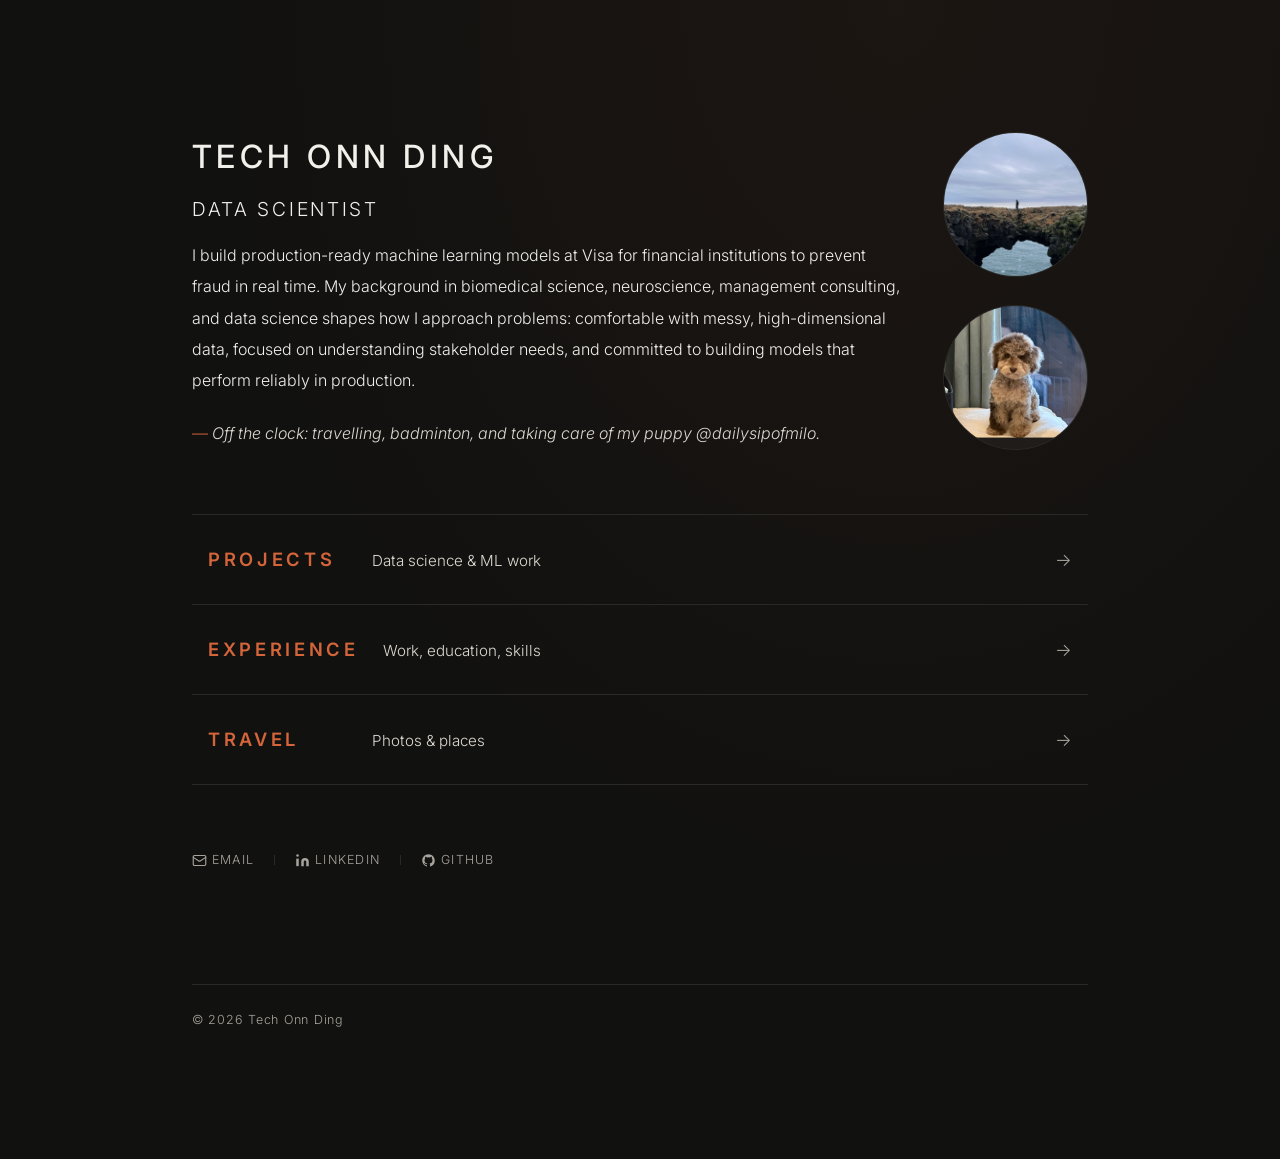
<file: index.html>
<!DOCTYPE html>
<html lang="en">
<head>
    <meta charset="UTF-8">
    <meta name="viewport" content="width=device-width, initial-scale=1.0">
    <title>Tech Onn Ding</title>
    <link rel="preconnect" href="https://fonts.googleapis.com">
    <link rel="preconnect" href="https://fonts.gstatic.com" crossorigin>
    <link href="https://fonts.googleapis.com/css2?family=Inter:wght@300;400;500;600&display=swap" rel="stylesheet">
    <link rel="stylesheet" href="/assets/css/site.css">
</head>
<body class="landing">
<div class="container">

    <header class="fade-in header-row">
        <div class="header-text">
            <div class="name">Tech Onn Ding</div>
            <div class="role">Data Scientist</div>
            <div class="about">
                <p class="lede">I build production-ready machine learning models at Visa for financial institutions to prevent fraud in real time. My background in biomedical science, neuroscience, management consulting, and data science shapes how I approach problems: comfortable with messy, high-dimensional data, focused on understanding stakeholder needs, and committed to building models that perform reliably in production.</p>
                <p class="interests">Off the clock: travelling, badminton, and taking care of my puppy @dailysipofmilo.</p>
            </div>
        </div>
        <div class="header-portraits">
            <div class="header-portrait">
                <img src="/assets/img/portrait.jpg" alt="Tech Onn Ding" width="145" height="145">
            </div>
            <div class="header-portrait">
                <img src="/assets/img/puppy.jpg" alt="Milo, my puppy" width="145" height="145">
            </div>
        </div>
    </header>

    <div class="doors">
        <a href="/projects/" class="door fade-in delay-1">
            <span class="door-label">Projects</span>
            <span class="door-desc">Data science &amp; ML work</span>
            <span class="door-arrow">→</span>
        </a>
        <a href="/experience/" class="door fade-in delay-2">
            <span class="door-label">Experience</span>
            <span class="door-desc">Work, education, skills</span>
            <span class="door-arrow">→</span>
        </a>
        <a href="/travel/" class="door fade-in delay-3">
            <span class="door-label">Travel</span>
            <span class="door-desc">Photos &amp; places</span>
            <span class="door-arrow">→</span>
        </a>
    </div>

    <nav class="links fade-in delay-3">
        <a href="mailto:techonnding97@gmail.com">
            <svg width="15" height="15" viewBox="0 0 24 24" fill="none" stroke="currentColor" stroke-width="1.8" stroke-linecap="round" stroke-linejoin="round"><rect x="2" y="4" width="20" height="16" rx="2"/><path d="m22 7-8.97 5.7a1.94 1.94 0 0 1-2.06 0L2 7"/></svg>
            Email
        </a>
        <div class="sep"></div>
        <a href="https://linkedin.com/in/techonnding" target="_blank">
            <svg width="15" height="15" viewBox="0 0 24 24" fill="currentColor"><path d="M16 8a6 6 0 0 1 6 6v7h-4v-7a2 2 0 0 0-2-2 2 2 0 0 0-2 2v7h-4v-7a6 6 0 0 1 6-6z"/><rect x="2" y="9" width="4" height="12"/><circle cx="4" cy="4" r="2"/></svg>
            LinkedIn
        </a>
        <div class="sep"></div>
        <a href="https://github.com/techonn" target="_blank">
            <svg width="15" height="15" viewBox="0 0 24 24" fill="currentColor"><path d="M12 2C6.477 2 2 6.484 2 12.017c0 4.425 2.865 8.18 6.839 9.504.5.092.682-.217.682-.483 0-.237-.008-.868-.013-1.703-2.782.605-3.369-1.343-3.369-1.343-.454-1.158-1.11-1.466-1.11-1.466-.908-.62.069-.608.069-.608 1.003.07 1.531 1.032 1.531 1.032.892 1.53 2.341 1.088 2.91.832.092-.647.35-1.088.636-1.338-2.22-.253-4.555-1.113-4.555-4.951 0-1.093.39-1.988 1.029-2.688-.103-.253-.446-1.272.098-2.65 0 0 .84-.27 2.75 1.026A9.564 9.564 0 0 1 12 6.844a9.59 9.59 0 0 1 2.504.337c1.909-1.296 2.747-1.027 2.747-1.027.546 1.379.202 2.398.1 2.651.64.7 1.028 1.595 1.028 2.688 0 3.848-2.339 4.695-4.566 4.943.359.309.678.92.678 1.855 0 1.338-.012 2.419-.012 2.747 0 .268.18.58.688.482A10.02 10.02 0 0 0 22 12.017C22 6.484 17.522 2 12 2z"/></svg>
            GitHub
        </a>
    </nav>

    <footer>
        &copy; 2026 Tech Onn Ding
    </footer>

</div>
</body>
</html>
</file>
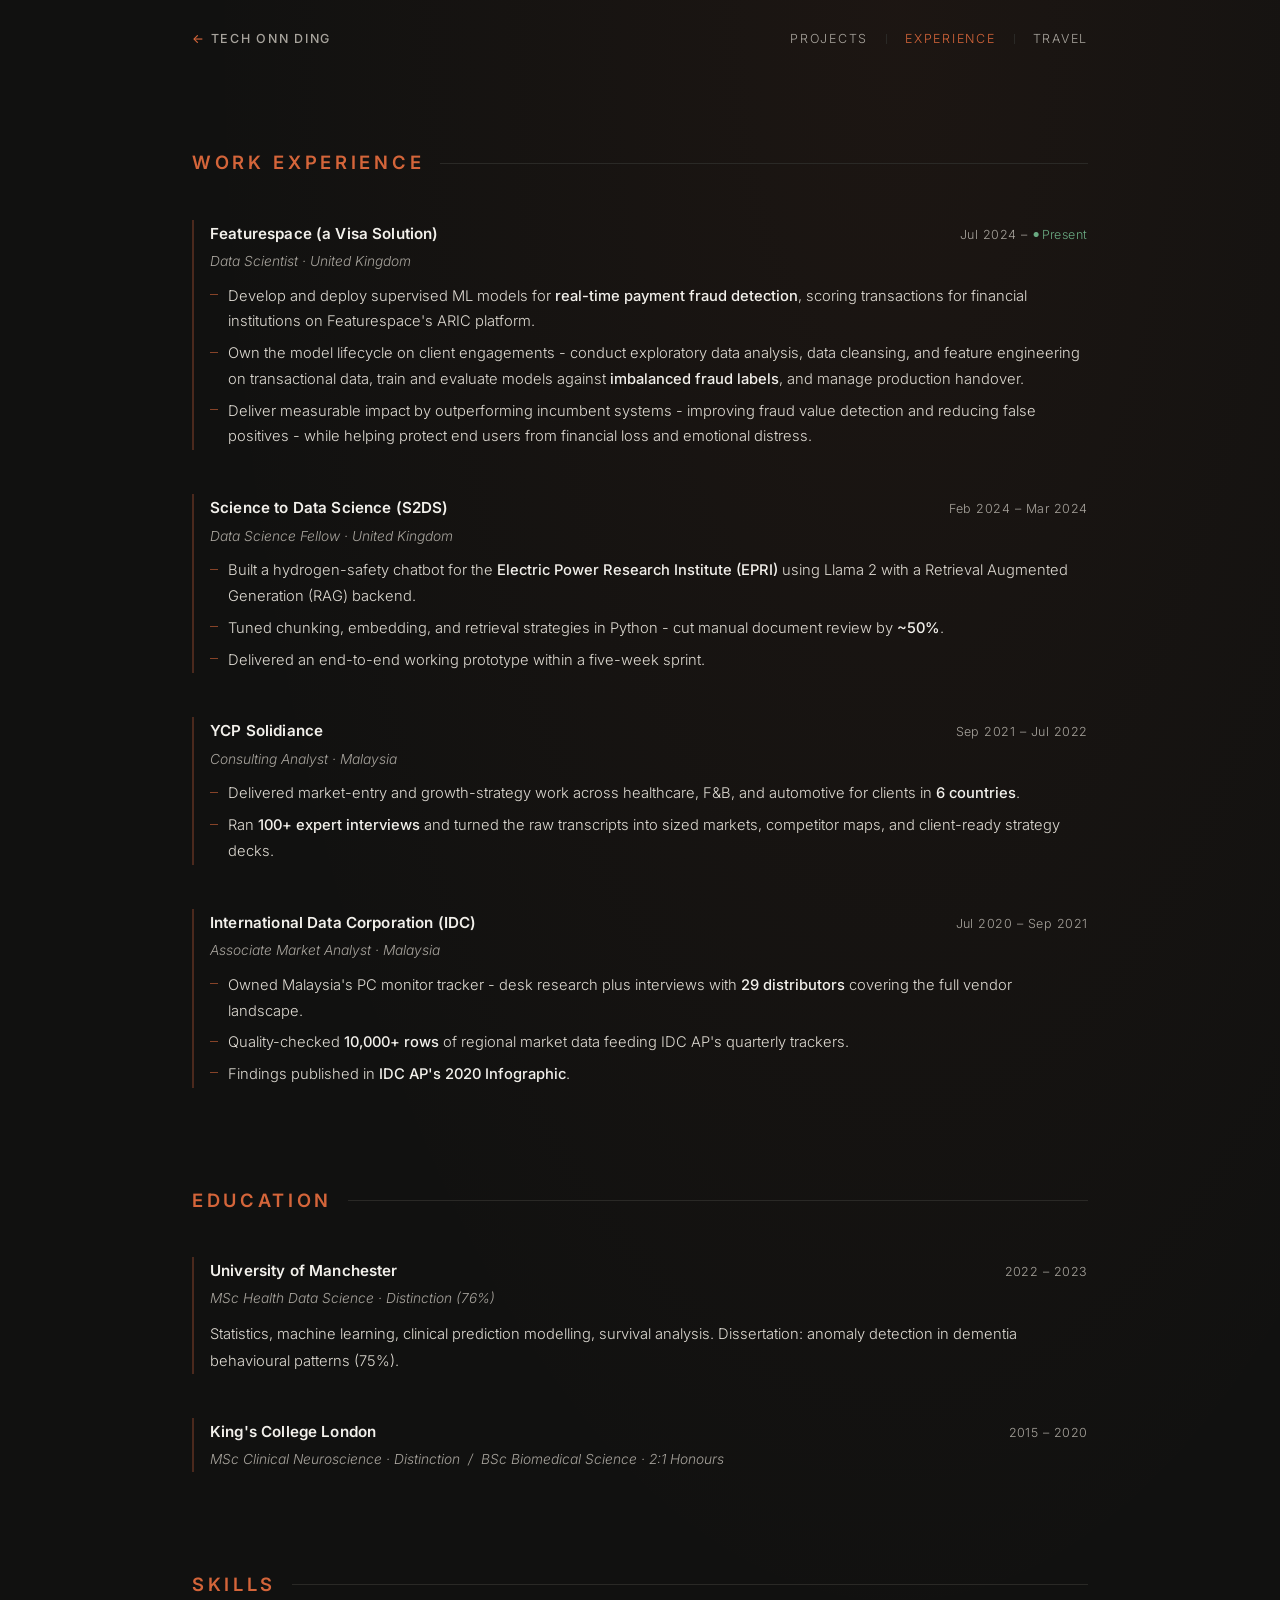
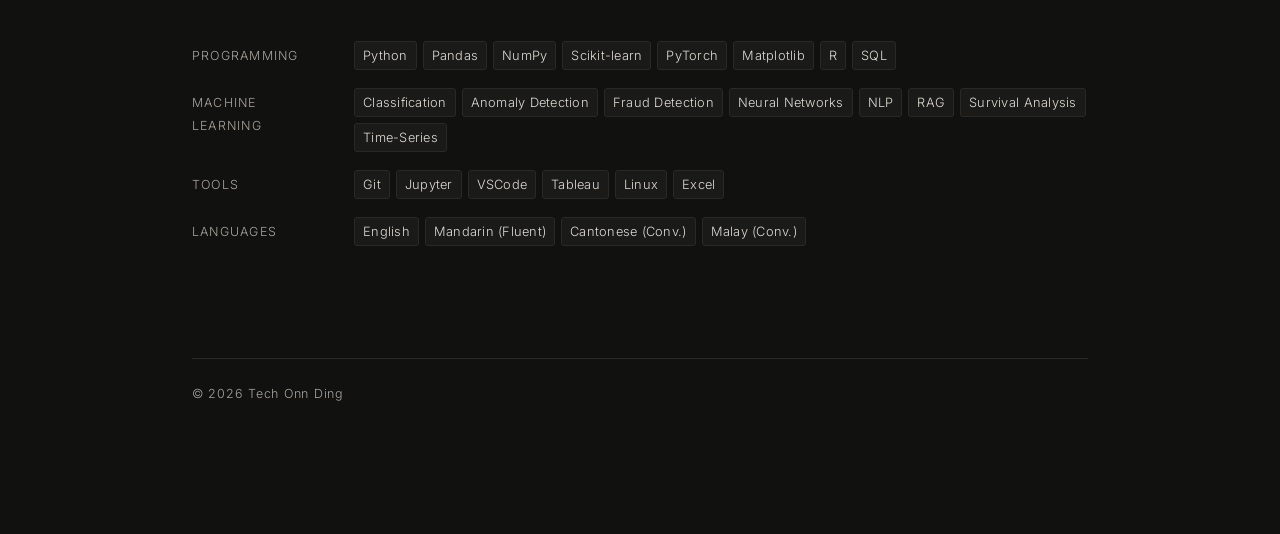
<file: experience/index.html>
<!DOCTYPE html>
<html lang="en">
<head>
    <meta charset="UTF-8">
    <meta name="viewport" content="width=device-width, initial-scale=1.0">
    <title>Experience · Tech Onn Ding</title>
    <link rel="preconnect" href="https://fonts.googleapis.com">
    <link rel="preconnect" href="https://fonts.gstatic.com" crossorigin>
    <link href="https://fonts.googleapis.com/css2?family=Inter:wght@300;400;500;600&display=swap" rel="stylesheet">
    <link rel="stylesheet" href="/assets/css/site.css">
</head>
<body>
<div class="topbar">
    <a href="/" class="home">Tech Onn Ding</a>
    <nav>
        <a href="/projects/">Projects</a>
        <span class="sep"></span>
        <a href="/experience/" class="active">Experience</a>
        <span class="sep"></span>
        <a href="/travel/">Travel</a>
    </nav>
</div>
<div class="container">

    <section>
        <div class="label">Work Experience</div>

        <div class="entry">
            <div class="entry-header">
                <div class="entry-org">Featurespace (a Visa Solution)</div>
                <div class="entry-date">Jul 2024 – <span class="present">Present</span></div>
            </div>
            <div class="entry-role">Data Scientist · United Kingdom</div>
            <ul class="bullets">
                <li>Develop and deploy supervised ML models for <span class="hl">real-time payment fraud detection</span>, scoring transactions for financial institutions on Featurespace's ARIC platform.</li>
                <li>Own the model lifecycle on client engagements - conduct exploratory data analysis, data cleansing, and feature engineering on transactional data, train and evaluate models against <span class="hl">imbalanced fraud labels</span>, and manage production handover.</li>
                <li>Deliver measurable impact by outperforming incumbent systems - improving fraud value detection and reducing false positives - while helping protect end users from financial loss and emotional distress.</li>
            </ul>
        </div>

        <div class="entry">
            <div class="entry-header">
                <div class="entry-org">Science to Data Science (S2DS)</div>
                <div class="entry-date">Feb 2024 – Mar 2024</div>
            </div>
            <div class="entry-role">Data Science Fellow · United Kingdom</div>
            <ul class="bullets">
                <li>Built a hydrogen-safety chatbot for the <span class="hl">Electric Power Research Institute (EPRI)</span> using Llama 2 with a Retrieval Augmented Generation (RAG) backend.</li>
                <li>Tuned chunking, embedding, and retrieval strategies in Python - cut manual document review by <span class="hl">~50%</span>.</li>
                <li>Delivered an end-to-end working prototype within a five-week sprint.</li>
            </ul>
        </div>

        <div class="entry">
            <div class="entry-header">
                <div class="entry-org">YCP Solidiance</div>
                <div class="entry-date">Sep 2021 – Jul 2022</div>
            </div>
            <div class="entry-role">Consulting Analyst · Malaysia</div>
            <ul class="bullets">
                <li>Delivered market-entry and growth-strategy work across healthcare, F&amp;B, and automotive for clients in <span class="hl">6 countries</span>.</li>
                <li>Ran <span class="hl">100+ expert interviews</span> and turned the raw transcripts into sized markets, competitor maps, and client-ready strategy decks.</li>
            </ul>
        </div>

        <div class="entry">
            <div class="entry-header">
                <div class="entry-org">International Data Corporation (IDC)</div>
                <div class="entry-date">Jul 2020 – Sep 2021</div>
            </div>
            <div class="entry-role">Associate Market Analyst · Malaysia</div>
            <ul class="bullets">
                <li>Owned Malaysia's PC monitor tracker - desk research plus interviews with <span class="hl">29 distributors</span> covering the full vendor landscape.</li>
                <li>Quality-checked <span class="hl">10,000+ rows</span> of regional market data feeding IDC AP's quarterly trackers.</li>
                <li>Findings published in <span class="hl">IDC AP's 2020 Infographic</span>.</li>
            </ul>
        </div>
    </section>

    <section>
        <div class="label">Education</div>

        <div class="entry">
            <div class="entry-header">
                <div class="entry-org">University of Manchester</div>
                <div class="entry-date">2022 – 2023</div>
            </div>
            <div class="entry-role">MSc Health Data Science · Distinction (76%)</div>
            <div class="entry-desc">Statistics, machine learning, clinical prediction modelling, survival analysis. Dissertation: anomaly detection in dementia behavioural patterns (75%).</div>
        </div>

        <div class="entry">
            <div class="entry-header">
                <div class="entry-org">King's College London</div>
                <div class="entry-date">2015 – 2020</div>
            </div>
            <div class="entry-role">MSc Clinical Neuroscience · Distinction &nbsp;/&nbsp; BSc Biomedical Science · 2:1 Honours</div>
        </div>
    </section>

    <section>
        <div class="label">Skills</div>
        <div class="skills-table">
            <div class="skill-cat">Programming</div>
            <div class="skill-val">
                <span class="skill-tag">Python</span>
                <span class="skill-tag">Pandas</span>
                <span class="skill-tag">NumPy</span>
                <span class="skill-tag">Scikit-learn</span>
                <span class="skill-tag">PyTorch</span>
                <span class="skill-tag">Matplotlib</span>
                <span class="skill-tag">R</span>
                <span class="skill-tag">SQL</span>
            </div>

            <div class="skill-cat">Machine Learning</div>
            <div class="skill-val">
                <span class="skill-tag">Classification</span>
                <span class="skill-tag">Anomaly Detection</span>
                <span class="skill-tag">Fraud Detection</span>
                <span class="skill-tag">Neural Networks</span>
                <span class="skill-tag">NLP</span>
                <span class="skill-tag">RAG</span>
                <span class="skill-tag">Survival Analysis</span>
                <span class="skill-tag">Time-Series</span>
            </div>

            <div class="skill-cat">Tools</div>
            <div class="skill-val">
                <span class="skill-tag">Git</span>
                <span class="skill-tag">Jupyter</span>
                <span class="skill-tag">VSCode</span>
                <span class="skill-tag">Tableau</span>
                <span class="skill-tag">Linux</span>
                <span class="skill-tag">Excel</span>
            </div>

            <div class="skill-cat">Languages</div>
            <div class="skill-val">
                <span class="skill-tag">English</span>
                <span class="skill-tag">Mandarin (Fluent)</span>
                <span class="skill-tag">Cantonese (Conv.)</span>
                <span class="skill-tag">Malay (Conv.)</span>
            </div>
        </div>
    </section>

    <footer>
        &copy; 2026 Tech Onn Ding
    </footer>

</div>
</body>
</html>
</file>
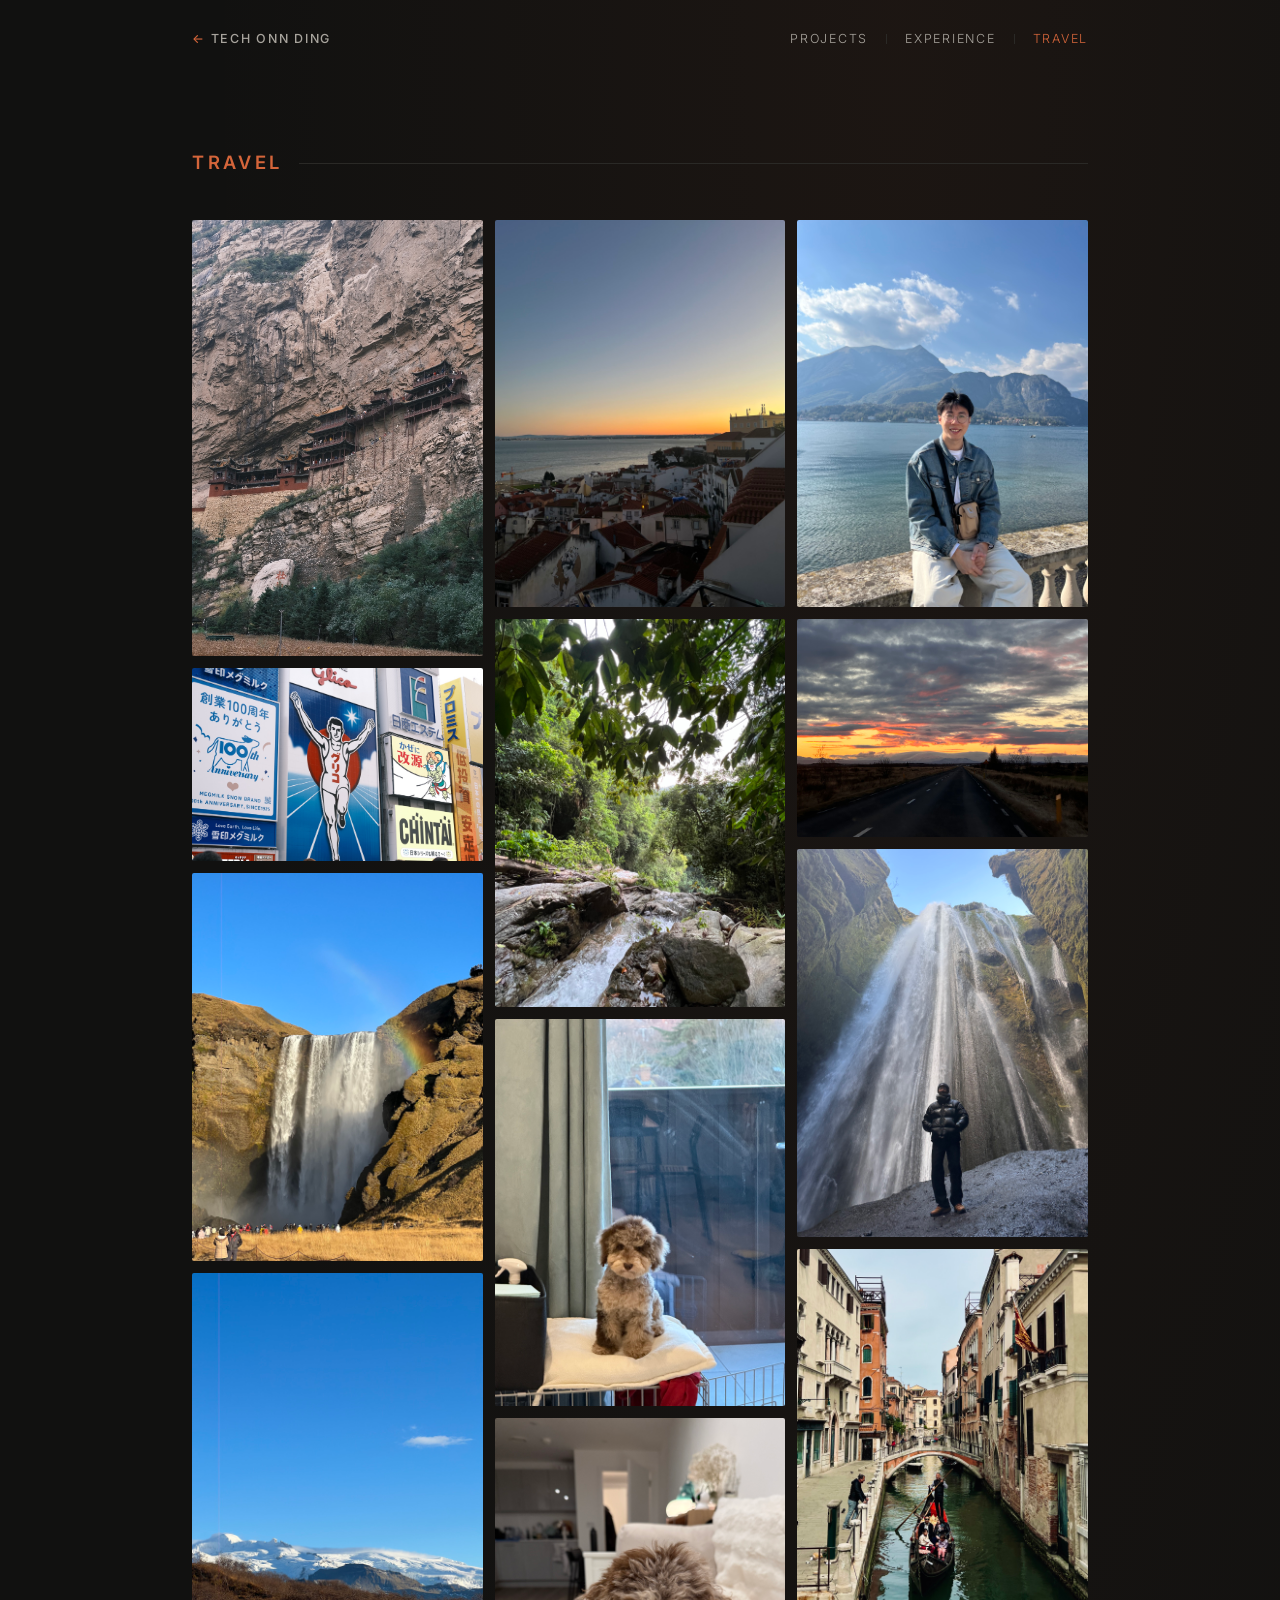
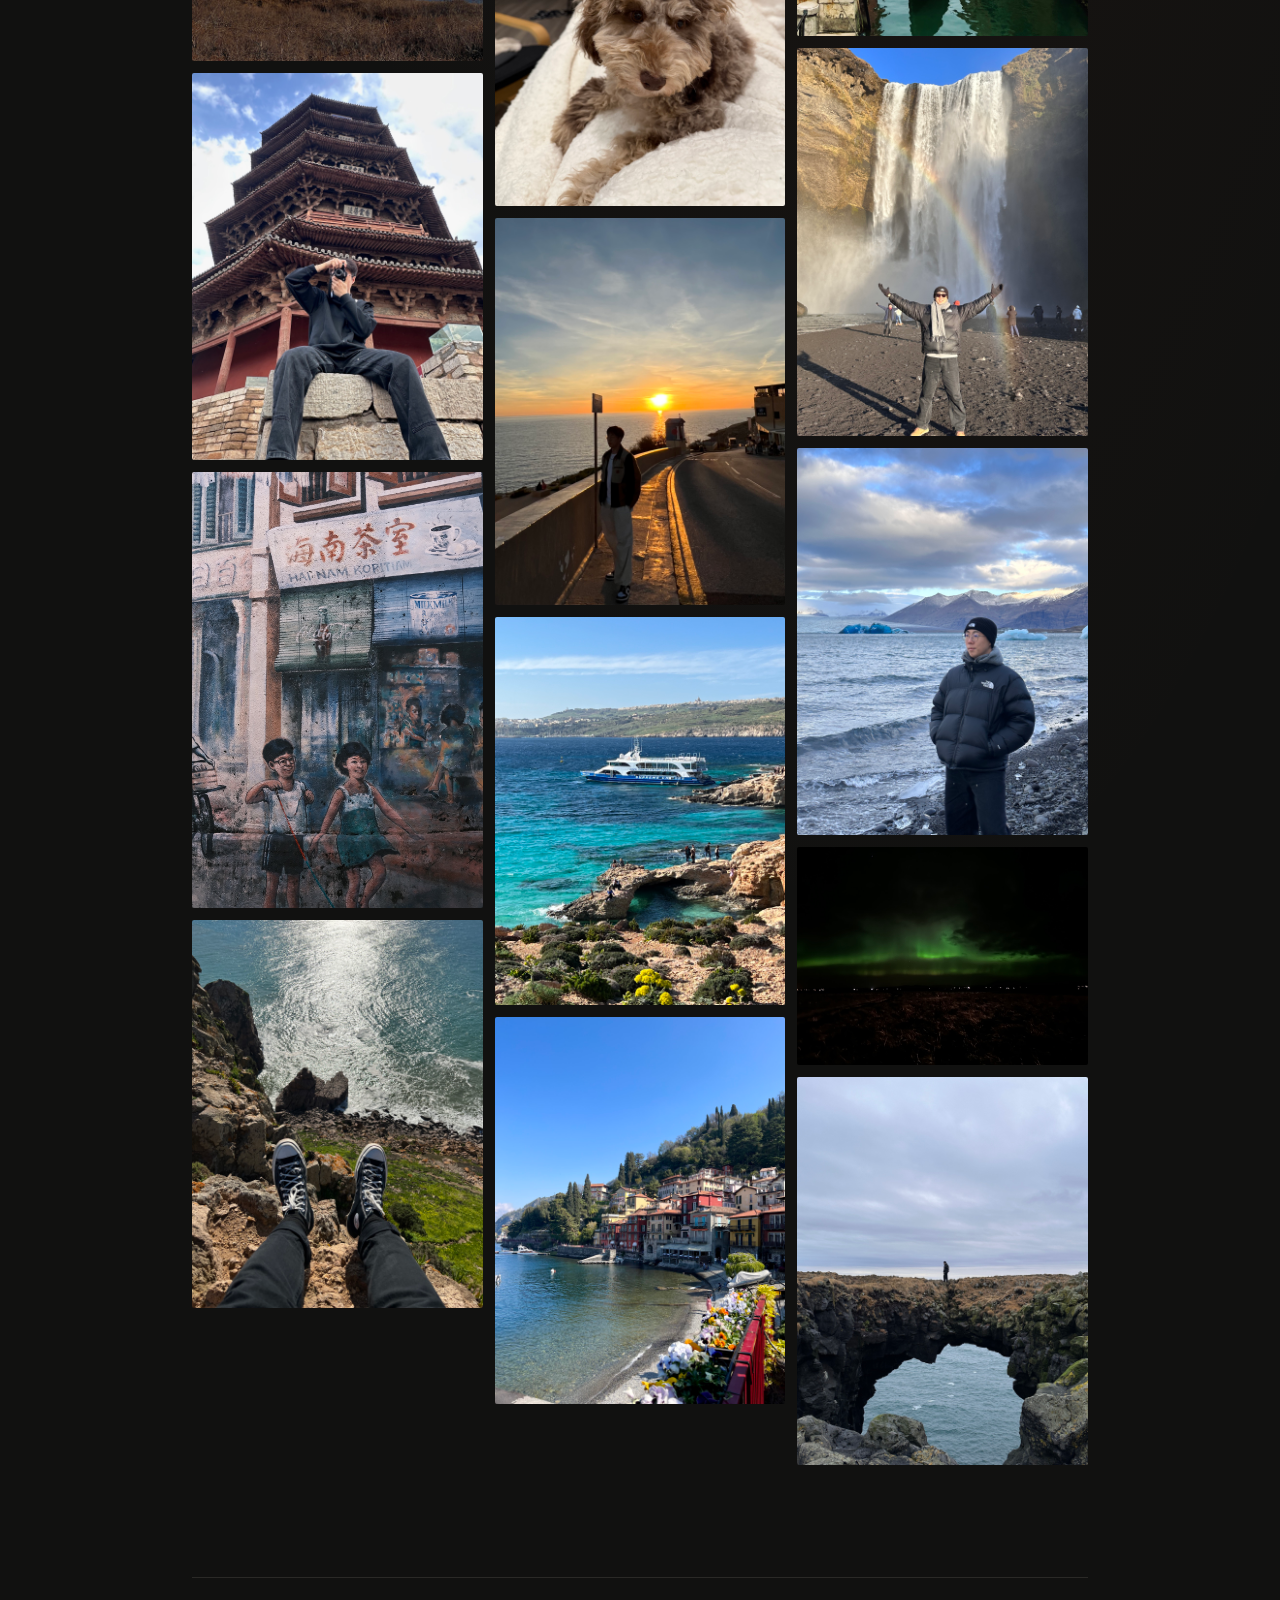
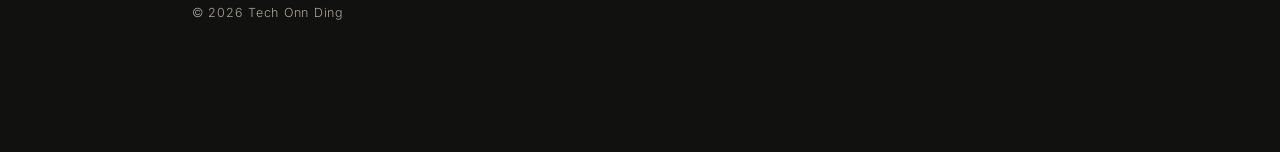
<file: travel/index.html>
<!DOCTYPE html>
<html lang="en">
<head>
    <meta charset="UTF-8">
    <meta name="viewport" content="width=device-width, initial-scale=1.0">
    <title>Travel · Tech Onn Ding</title>
    <link rel="preconnect" href="https://fonts.googleapis.com">
    <link rel="preconnect" href="https://fonts.gstatic.com" crossorigin>
    <link href="https://fonts.googleapis.com/css2?family=Inter:wght@300;400;500;600&display=swap" rel="stylesheet">
    <link rel="stylesheet" href="/assets/css/site.css">
</head>
<body>
<div class="topbar">
    <a href="/" class="home">Tech Onn Ding</a>
    <nav>
        <a href="/projects/">Projects</a>
        <span class="sep"></span>
        <a href="/experience/">Experience</a>
        <span class="sep"></span>
        <a href="/travel/" class="active">Travel</a>
    </nav>
</div>
<div class="container">

    <section>
        <div class="label">Travel</div>

        <div class="masonry">
            <figure><img src="/assets/img/travel/DSCF5168.jpg" alt="" loading="lazy" width="1066" height="1600"></figure>
            <figure><img src="/assets/img/travel/DSCF6021.jpg" alt="" loading="lazy" width="1600" height="1066"></figure>
            <figure><img src="/assets/img/travel/IMG_0545.jpg" alt="" loading="lazy" width="1200" height="1600"></figure>
            <figure><img src="/assets/img/travel/IMG_0916.jpg" alt="" loading="lazy" width="1600" height="1200"></figure>
            <figure><img src="/assets/img/travel/IMG_1830.jpg" alt="" loading="lazy" width="1200" height="1600"></figure>
            <figure><img src="/assets/img/travel/IMG_2177.jpg" alt="" loading="lazy" width="1066" height="1600"></figure>
            <figure><img src="/assets/img/travel/IMG_3619.jpg" alt="" loading="lazy" width="1600" height="1200"></figure>
            <figure><img src="/assets/img/travel/IMG_3692.jpg" alt="" loading="lazy" width="1200" height="1600"></figure>
            <figure><img src="/assets/img/travel/IMG_4063.jpg" alt="" loading="lazy" width="1600" height="1200"></figure>
            <figure><img src="/assets/img/travel/IMG_4411.jpg" alt="" loading="lazy" width="1600" height="1200"></figure>
            <figure><img src="/assets/img/travel/IMG_4940.jpg" alt="" loading="lazy" width="1600" height="1200"></figure>
            <figure><img src="/assets/img/travel/IMG_4999.jpg" alt="" loading="lazy" width="1200" height="1600"></figure>
            <figure><img src="/assets/img/travel/IMG_5331.jpg" alt="" loading="lazy" width="1600" height="1200"></figure>
            <figure><img src="/assets/img/travel/IMG_6154.jpg" alt="" loading="lazy" width="1200" height="1600"></figure>
            <figure><img src="/assets/img/travel/IMG_6601.jpg" alt="" loading="lazy" width="1600" height="1200"></figure>
            <figure><img src="/assets/img/travel/IMG_7064.jpg" alt="" loading="lazy" width="1600" height="1200"></figure>
            <figure><img src="/assets/img/travel/IMG_7152.jpg" alt="" loading="lazy" width="1600" height="1200"></figure>
            <figure><img src="/assets/img/travel/IMG_7200.jpg" alt="" loading="lazy" width="1200" height="1600"></figure>
            <figure><img src="/assets/img/travel/IMG_7385.jpg" alt="" loading="lazy" width="1600" height="1200"></figure>
            <figure><img src="/assets/img/travel/IMG_8522.jpg" alt="" loading="lazy" width="1600" height="1200"></figure>
            <figure><img src="/assets/img/travel/IMG_8744.jpg" alt="" loading="lazy" width="1600" height="1200"></figure>
            <figure><img src="/assets/img/travel/IMG_9278.jpg" alt="" loading="lazy" width="1600" height="1200"></figure>
        </div>
    </section>

    <footer>
        &copy; 2026 Tech Onn Ding
    </footer>

</div>

<div class="lightbox" id="lightbox" aria-hidden="true">
    <button class="lightbox-close" type="button" aria-label="Close">×</button>
    <img alt="">
    <div class="lightbox-caption"></div>
</div>

<script>
(function () {
    const lightbox = document.getElementById('lightbox');
    const lbImg = lightbox.querySelector('img');
    const lbCap = lightbox.querySelector('.lightbox-caption');
    const closeBtn = lightbox.querySelector('.lightbox-close');

    function open(src, alt, caption) {
        lbImg.src = src;
        lbImg.alt = alt || '';
        lbCap.textContent = caption || '';
        lightbox.classList.add('open');
        lightbox.setAttribute('aria-hidden', 'false');
        document.body.style.overflow = 'hidden';
    }

    function close() {
        lightbox.classList.remove('open');
        lightbox.setAttribute('aria-hidden', 'true');
        lbImg.src = '';
        document.body.style.overflow = '';
    }

    document.querySelectorAll('.masonry figure').forEach(fig => {
        fig.addEventListener('click', () => {
            const img = fig.querySelector('img');
            const cap = fig.querySelector('figcaption');
            open(img.src, img.alt, cap ? cap.textContent : '');
        });
    });

    lightbox.addEventListener('click', (e) => {
        if (e.target === lightbox || e.target === closeBtn) close();
    });

    document.addEventListener('keydown', (e) => {
        if (e.key === 'Escape' && lightbox.classList.contains('open')) close();
    });
})();
</script>

</body>
</html>
</file>
<file: assets/css/site.css>
:root {
    --bg: #111110;
    --text: #f2f0eb;
    --muted: #a8a49d;
    --subtle: #dedad2;
    --accent: #d4653a;
    --border: #2a2926;
}

* { margin: 0; padding: 0; box-sizing: border-box; }

html { scroll-behavior: smooth; }

body {
    background: var(--bg);
    background-image: radial-gradient(ellipse at 70% 0%, rgba(212, 101, 58, 0.06) 0%, transparent 55%);
    color: var(--text);
    font-family: 'Inter', -apple-system, sans-serif;
    font-weight: 300;
    font-size: 18px;
    line-height: 1.8;
    -webkit-font-smoothing: antialiased;
}

.container {
    max-width: 960px;
    margin: 0 auto;
    padding: 96px 32px 128px;
}

/* Header */
header { margin-bottom: 96px; }

.name {
    font-size: 2rem;
    font-weight: 500;
    letter-spacing: 0.14em;
    text-transform: uppercase;
    margin-bottom: 6px;
}

.role {
    font-size: 1.2rem;
    letter-spacing: 0.14em;
    text-transform: uppercase;
    margin-bottom: 14px;
}

.role .role-accent { color: var(--accent); }

.tagline {
    font-size: 1rem;
    font-weight: 300;
    color: var(--subtle);
    max-width: 56ch;
    line-height: 1.6;
    margin-bottom: 28px;
}

.links {
    display: flex;
    gap: 20px;
    align-items: center;
}

.links a {
    display: flex;
    align-items: center;
    gap: 5px;
    font-size: 0.78rem;
    letter-spacing: 0.1em;
    text-transform: uppercase;
    color: var(--muted);
    text-decoration: none;
    transition: color 0.2s;
    position: relative;
}

.links a::after {
    content: '';
    position: absolute;
    bottom: -2px;
    left: 0;
    width: 0;
    height: 1px;
    background: var(--accent);
    transition: width 0.25s ease;
}

.links a:hover::after { width: 100%; }

.links a svg { flex-shrink: 0; }

.links a:hover { color: var(--accent); }

.links .sep {
    width: 1px;
    height: 10px;
    background: var(--border);
}

/* Section label */
section { margin-bottom: 96px; }

.label {
    font-size: 1.15rem;
    font-weight: 600;
    letter-spacing: 0.2em;
    text-transform: uppercase;
    color: var(--accent);
    margin-bottom: 40px;
    display: flex;
    align-items: center;
    gap: 16px;
}

.label::after {
    content: '';
    flex: 1;
    height: 1px;
    background: var(--border);
}

/* About */
.about p {
    font-size: 1rem;
    line-height: 1.95;
    color: var(--subtle);
}

.about .lede {
    font-size: 1rem;
    color: var(--text);
}

/* Experience */
.entry {
    margin-bottom: 44px;
    padding-left: 16px;
    border-left: 2px solid rgba(212, 101, 58, 0.3);
    transition: border-color 0.2s;
}

.entry:hover { border-left-color: var(--accent); }

.entry:last-child { margin-bottom: 0; }

.entry-header {
    display: flex;
    justify-content: space-between;
    align-items: baseline;
    gap: 16px;
    margin-bottom: 2px;
}

.entry-org {
    font-size: 0.95rem;
    font-weight: 600;
    letter-spacing: 0.01em;
}

.entry-org .acquired {
    font-weight: 300;
    color: var(--muted);
    font-size: 0.8rem;
}

.entry-date {
    font-size: 0.78rem;
    color: var(--muted);
    letter-spacing: 0.04em;
    white-space: nowrap;
    flex-shrink: 0;
}

.entry-role {
    font-size: 0.86rem;
    color: var(--muted);
    font-style: italic;
    margin-bottom: 10px;
}

.entry-desc {
    font-size: 0.92rem;
    color: var(--subtle);
    line-height: 1.8;
}

.bullets {
    list-style: none;
    margin: 0;
    padding: 0;
}

.bullets li {
    position: relative;
    padding-left: 18px;
    font-size: 0.92rem;
    color: var(--subtle);
    line-height: 1.75;
    margin-bottom: 6px;
}

.bullets li:last-child { margin-bottom: 0; }

.bullets li::before {
    content: '';
    position: absolute;
    left: 0;
    top: 0.7em;
    width: 8px;
    height: 1px;
    background: var(--accent);
    opacity: 0.6;
}

.hl {
    color: var(--text);
    font-weight: 500;
}

.interests {
    margin-top: 1.4em;
    font-size: 0.88rem;
    color: var(--muted);
    font-style: italic;
}

.interests::before {
    content: '— ';
    color: var(--accent);
    font-style: normal;
}

/* Present indicator */
.present { color: #6aaa82; }

.present::before {
    content: '● ';
    font-size: 0.55em;
    vertical-align: middle;
    animation: blink 2.5s ease-in-out infinite;
}

@keyframes blink {
    0%, 100% { opacity: 1; }
    50% { opacity: 0.3; }
}

/* Projects */
.project {
    padding: 24px 16px;
    border-bottom: 1px solid var(--border);
    transition: background 0.2s;
}

.project:first-of-type { border-top: 1px solid var(--border); }

.project:hover { background: rgba(212, 101, 58, 0.04); }

.project-header {
    display: flex;
    justify-content: space-between;
    align-items: baseline;
    gap: 16px;
    margin-bottom: 4px;
}

.project-name {
    font-size: 0.95rem;
    font-weight: 600;
}

.project-name a {
    color: var(--text);
    text-decoration: none;
    transition: color 0.2s;
}

.project-name a:hover { color: var(--accent); }

.project-year {
    font-size: 0.78rem;
    color: var(--muted);
    flex-shrink: 0;
}

.project-stack {
    font-size: 0.78rem;
    color: var(--muted);
    letter-spacing: 0.04em;
    margin-bottom: 10px;
}

.project-desc {
    font-size: 0.92rem;
    color: var(--subtle);
    line-height: 1.8;
}

/* Landing page header: portraits beside the text block */
.header-row {
    display: flex;
    align-items: stretch;
    gap: 40px;
}

.header-text { flex: 1; min-width: 0; }

.header-portraits {
    flex-shrink: 0;
    display: flex;
    flex-direction: column;
    justify-content: space-between;
    margin-top: 4px;
}

.header-portrait {
    width: 145px;
    height: 145px;
    border-radius: 50%;
    overflow: hidden;
    background: rgba(255, 255, 255, 0.04);
    border: 1px solid var(--border);
}

.header-portrait img {
    width: 100%;
    height: 100%;
    object-fit: cover;
    display: block;
}

.header-portraits .header-portrait:nth-child(2) img {
    transform: scale(1.5) translate(3%, -22%);
    transform-origin: center;
}

@media (max-width: 720px) {
    .header-row { flex-direction: column-reverse; gap: 24px; align-items: flex-start; }
    .header-portraits { flex-direction: row; justify-content: flex-start; gap: 12px; margin-top: 0; }
    .header-portrait { width: 88px; height: 88px; }
}

/* "More on GitHub" footnote on projects page */
.more-link {
    margin-top: 32px;
    padding: 0 16px;
    font-size: 0.88rem;
    color: var(--muted);
    font-style: italic;
}

.more-link a {
    color: var(--subtle);
    text-decoration: none;
    border-bottom: 1px solid rgba(212, 101, 58, 0.4);
    transition: color 0.2s, border-color 0.2s;
}

.more-link a:hover {
    color: var(--accent);
    border-bottom-color: var(--accent);
}

/* Skills */
.skills-table {
    display: grid;
    grid-template-columns: 130px 1fr;
    gap: 18px 32px;
}

.skill-cat {
    font-size: 0.78rem;
    text-transform: uppercase;
    letter-spacing: 0.1em;
    color: var(--muted);
    padding-top: 4px;
}

.skill-val {
    display: flex;
    flex-wrap: wrap;
    gap: 6px;
}

.skill-tag {
    display: inline-block;
    font-size: 0.8rem;
    color: var(--subtle);
    background: rgba(255, 255, 255, 0.04);
    border: 1px solid var(--border);
    border-radius: 3px;
    padding: 2px 8px;
    letter-spacing: 0.02em;
    transition: border-color 0.2s, color 0.2s;
}

.skill-tag:hover {
    border-color: rgba(212, 101, 58, 0.45);
    color: var(--text);
}

/* Footer */
footer {
    margin-top: 112px;
    padding-top: 24px;
    border-top: 1px solid var(--border);
    font-size: 0.78rem;
    color: var(--muted);
    letter-spacing: 0.06em;
}

@media (max-width: 560px) {
    .container { padding: 64px 20px 96px; }
    .name { font-size: 1.5rem; }
    .skills-table { grid-template-columns: 1fr; gap: 4px; }
    .skill-cat { margin-top: 12px; }
    .entry-header { flex-direction: column; gap: 2px; }
    .project-header { flex-direction: column; gap: 2px; }
}

/* ==========================================================
   Top bar — shared on all non-landing pages
   ========================================================== */

.topbar {
    max-width: 960px;
    margin: 0 auto;
    padding: 28px 32px 0;
    display: flex;
    justify-content: space-between;
    align-items: center;
    font-size: 0.78rem;
    letter-spacing: 0.14em;
    text-transform: uppercase;
}

.topbar .home {
    color: var(--muted);
    text-decoration: none;
    font-weight: 500;
    transition: color 0.2s;
}

.topbar .home:hover { color: var(--text); }

.topbar .home::before {
    content: '← ';
    color: var(--accent);
}

.topbar nav {
    display: flex;
    gap: 18px;
    align-items: center;
}

.topbar nav a {
    color: var(--muted);
    text-decoration: none;
    transition: color 0.2s;
}

.topbar nav a:hover { color: var(--accent); }

.topbar nav a.active { color: var(--accent); }

.topbar nav .sep {
    width: 1px;
    height: 10px;
    background: var(--border);
}

@media (max-width: 560px) {
    .topbar { padding: 20px 20px 0; flex-direction: column; gap: 12px; align-items: flex-start; }
}

/* ==========================================================
   Landing page — three doors
   ========================================================== */

.landing .container { padding-top: 128px; }

.landing header { margin-bottom: 64px; }

.doors {
    display: flex;
    flex-direction: column;
    gap: 0;
    margin-bottom: 64px;
    border-top: 1px solid var(--border);
}

.door {
    display: flex;
    align-items: baseline;
    justify-content: space-between;
    gap: 24px;
    padding: 28px 16px;
    border-bottom: 1px solid var(--border);
    color: var(--text);
    text-decoration: none;
    transition: background 0.25s, padding 0.25s;
    position: relative;
}

.door:hover {
    background: rgba(212, 101, 58, 0.04);
    padding-left: 24px;
}

.door-label {
    font-size: 1.15rem;
    font-weight: 600;
    letter-spacing: 0.2em;
    text-transform: uppercase;
    color: var(--accent);
    flex-shrink: 0;
    min-width: 140px;
}

.door-desc {
    flex: 1;
    font-size: 0.95rem;
    color: var(--subtle);
    font-weight: 300;
}

.door-arrow {
    font-size: 1.1rem;
    color: var(--muted);
    transition: color 0.2s, transform 0.25s;
    flex-shrink: 0;
}

.door:hover .door-arrow {
    color: var(--accent);
    transform: translateX(6px);
}

@media (max-width: 560px) {
    .door { flex-direction: column; align-items: flex-start; gap: 6px; padding: 22px 12px; }
    .door:hover { padding-left: 18px; }
    .door-label { min-width: 0; }
}

/* Load fade-in */
@keyframes fadeUp {
    from { opacity: 0; transform: translateY(8px); }
    to   { opacity: 1; transform: translateY(0); }
}

.fade-in { animation: fadeUp 0.5s ease-out both; }
.fade-in.delay-1 { animation-delay: 0.08s; }
.fade-in.delay-2 { animation-delay: 0.16s; }
.fade-in.delay-3 { animation-delay: 0.24s; }

/* ==========================================================
   Travel — masonry gallery + lightbox
   ========================================================== */

.masonry {
    column-count: 3;
    column-gap: 12px;
}

.masonry figure {
    break-inside: avoid;
    margin: 0 0 12px;
    position: relative;
    overflow: hidden;
    border-radius: 2px;
    background: rgba(255, 255, 255, 0.02);
    cursor: zoom-in;
}

.masonry img {
    display: block;
    width: 100%;
    height: auto;
    transition: transform 0.5s ease, opacity 0.3s;
}

.masonry figure:hover img { transform: scale(1.03); }

.masonry figcaption {
    position: absolute;
    left: 0;
    right: 0;
    bottom: 0;
    padding: 24px 14px 10px;
    background: linear-gradient(to top, rgba(17, 17, 16, 0.85), transparent);
    color: var(--text);
    font-size: 0.78rem;
    letter-spacing: 0.08em;
    text-transform: uppercase;
    opacity: 0;
    transition: opacity 0.25s;
}

.masonry figure:hover figcaption { opacity: 1; }

@media (max-width: 900px) {
    .masonry { column-count: 2; }
}

@media (max-width: 560px) {
    .masonry { column-count: 1; }
}

/* Lightbox */
.lightbox {
    position: fixed;
    inset: 0;
    background: rgba(10, 10, 9, 0.94);
    display: none;
    align-items: center;
    justify-content: center;
    z-index: 100;
    padding: 32px;
    cursor: zoom-out;
    opacity: 0;
    transition: opacity 0.2s;
}

.lightbox.open {
    display: flex;
    opacity: 1;
}

.lightbox img {
    max-width: 100%;
    max-height: 100%;
    object-fit: contain;
    box-shadow: 0 24px 64px rgba(0, 0, 0, 0.6);
}

.lightbox .lightbox-caption {
    position: absolute;
    bottom: 24px;
    left: 0;
    right: 0;
    text-align: center;
    color: var(--muted);
    font-size: 0.78rem;
    letter-spacing: 0.12em;
    text-transform: uppercase;
}

.lightbox .lightbox-close {
    position: absolute;
    top: 24px;
    right: 28px;
    background: none;
    border: none;
    color: var(--muted);
    font-size: 1.5rem;
    cursor: pointer;
    padding: 4px 12px;
    transition: color 0.2s;
}

.lightbox .lightbox-close:hover { color: var(--accent); }
</file>
